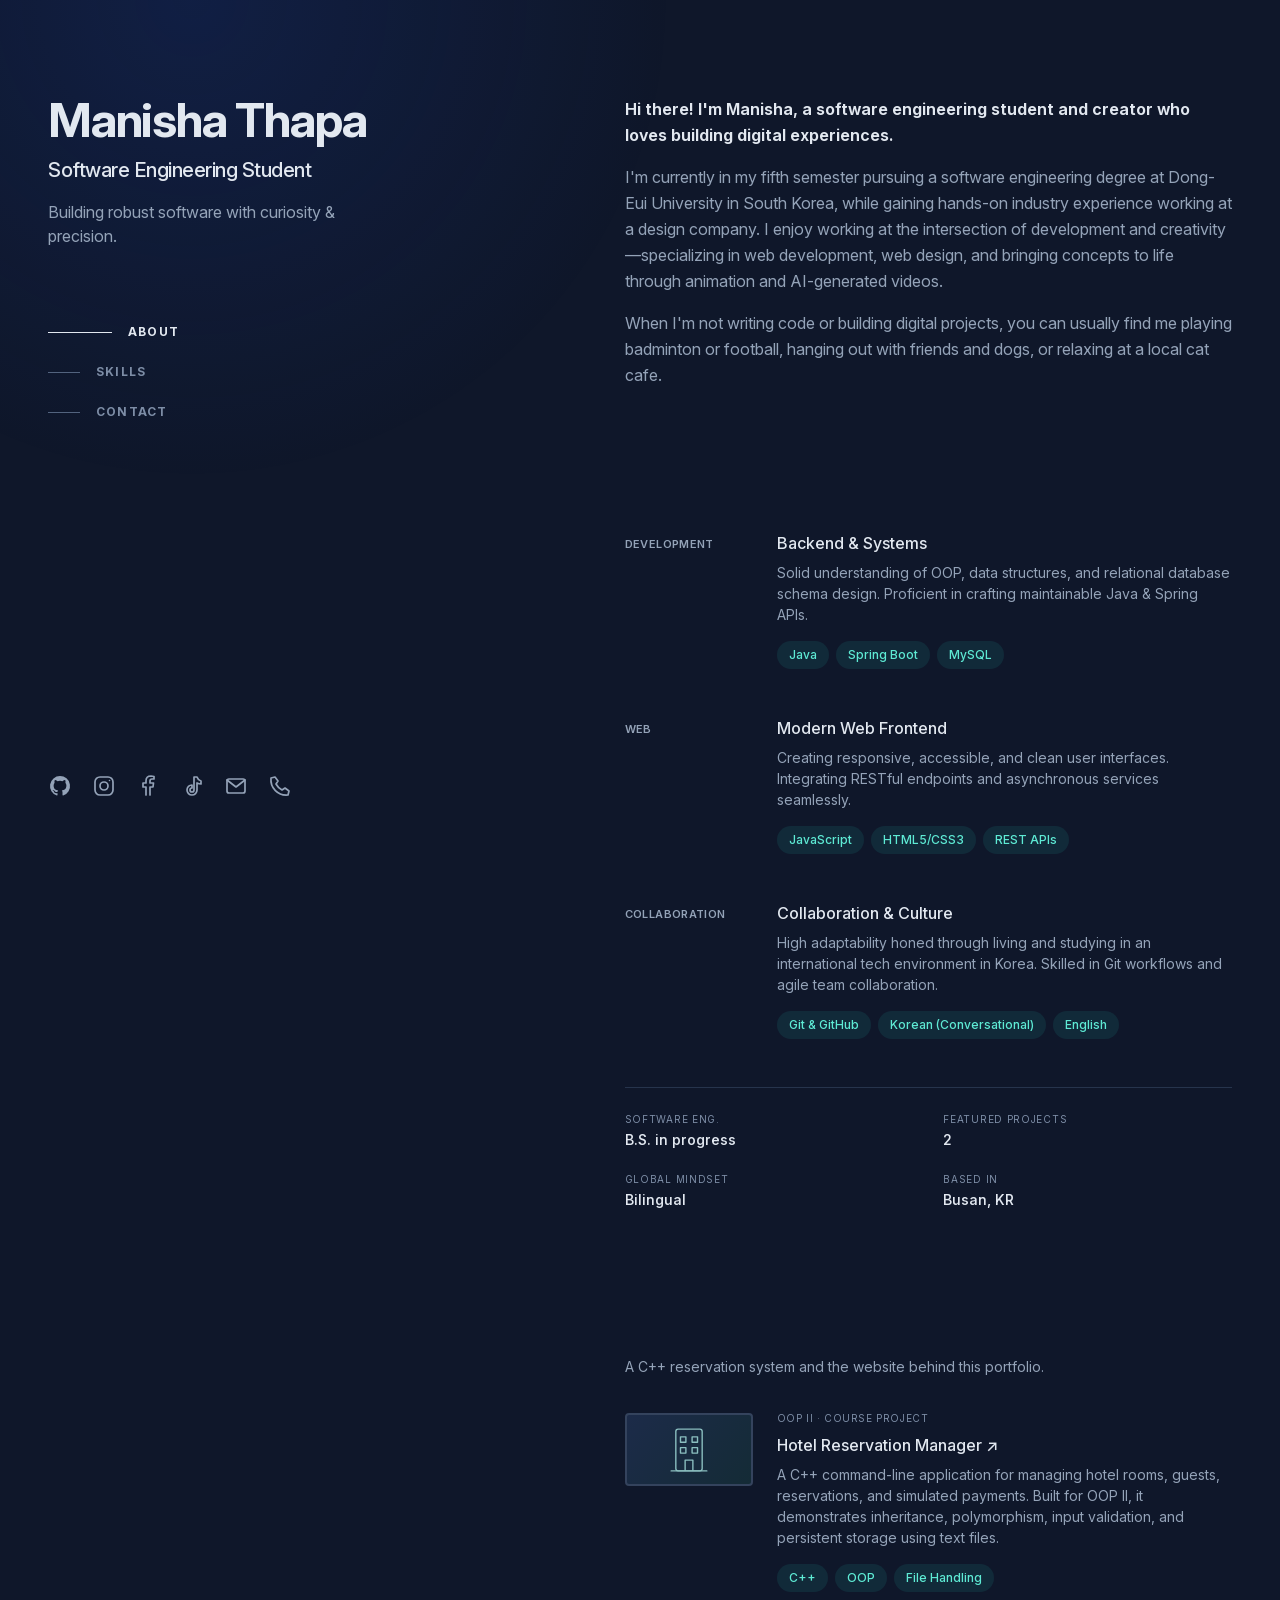
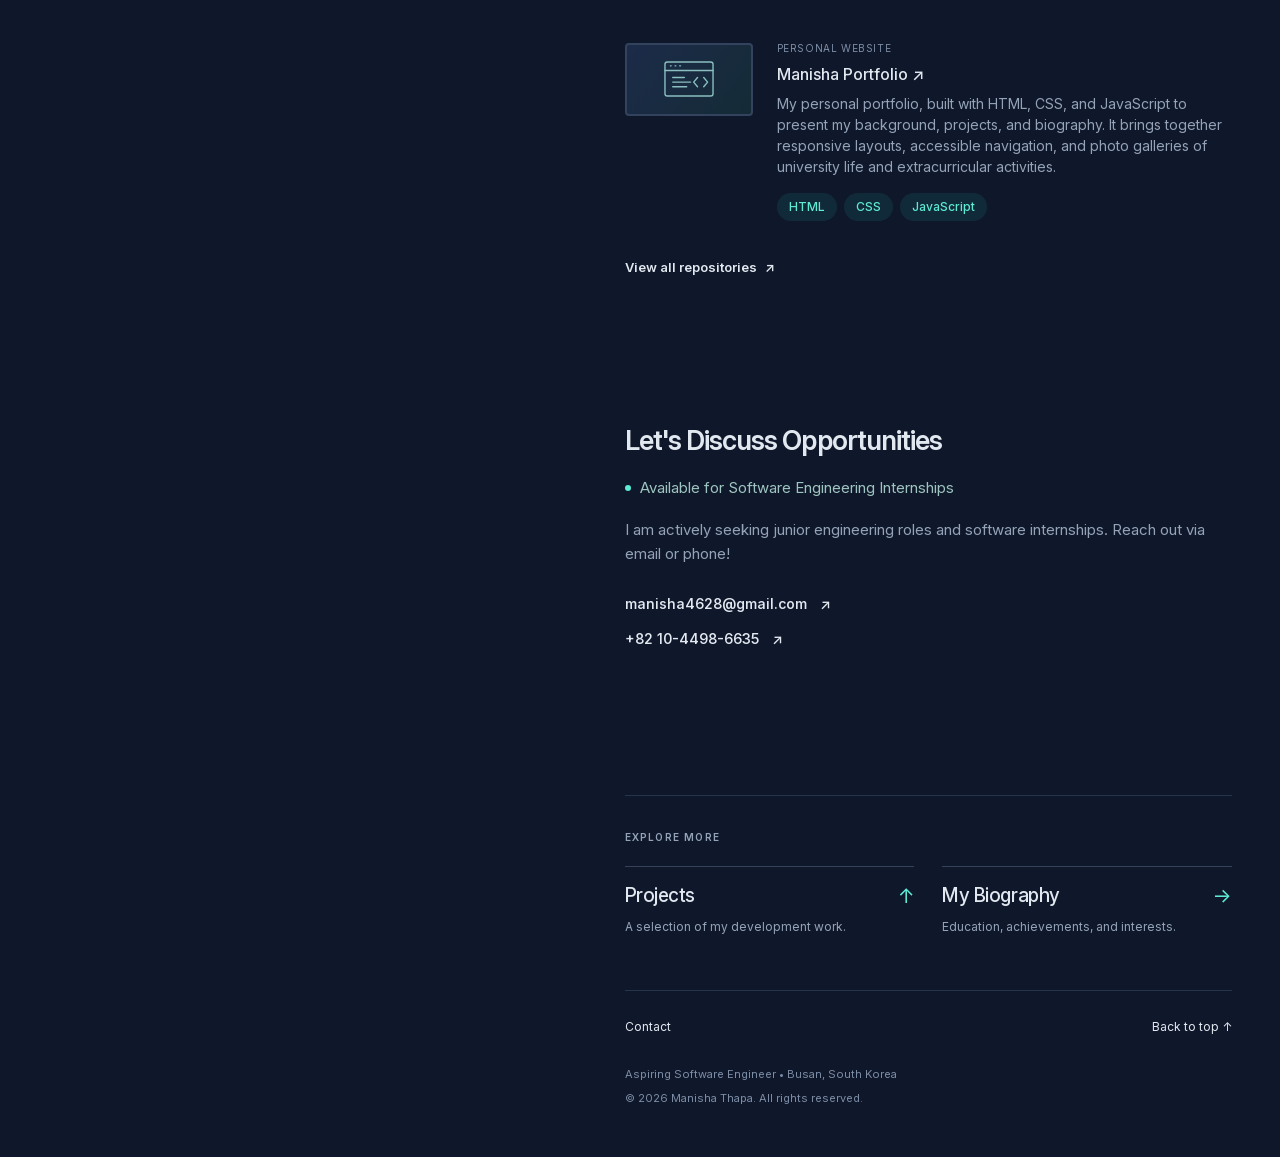
<file: index.html>
<!DOCTYPE html>
<html lang="en">
<head>
    <meta charset="UTF-8">
    <meta name="viewport" content="width=device-width, initial-scale=1.0">
    <meta name="theme-color" content="#0f172a">
    <title>Manisha Thapa | Software Engineering Portfolio</title>
    <meta name="description" content="Portfolio of Manisha Thapa — Software Engineering student at Dong-eui University in South Korea. Projects, skills, and biography.">
    <link rel="preload" href="assets/fonts/InterVariable.woff2" as="font" type="font/woff2" crossorigin>
    <link rel="stylesheet" href="portfolio.css">
    <script src="portfolio.js" defer></script>
</head>
<body class="page-home">
    <a class="skip-link" href="#main-content">Skip to content</a>
    <div class="portfolio-layout" id="top">
        <aside class="sidebar" aria-label="Profile and navigation">
            <div class="sidebar-top">
                <div class="identity">
                    <h1><a href="index.html">Manisha Thapa</a></h1>
                    <p class="identity-role">Software Engineering Student</p>
                    <p class="identity-tagline">Building robust software with curiosity &amp; precision.</p>
                </div>
                <nav class="sidebar-nav" aria-label="Main navigation">
                    <a href="#about" class="is-active" aria-current="location"><span>About</span></a>
                    <a href="#skills"><span>Skills</span></a>
                    <a href="#contact"><span>Contact</span></a>
                </nav>
            </div>
            <div class="social-links" aria-label="Contact and social profiles">
                <a href="https://github.com/manishaworld" aria-label="GitHub" title="GitHub" target="_blank" rel="noopener noreferrer"><svg viewBox="0 0 24 24" fill="none" stroke="currentColor" stroke-width="1.7" stroke-linecap="round" stroke-linejoin="round" aria-hidden="true"><path fill="currentColor" stroke="none" d="M12 2a10 10 0 0 0-3.16 19.49c.5.09.68-.22.68-.48v-1.86c-2.78.6-3.37-1.18-3.37-1.18-.45-1.16-1.11-1.47-1.11-1.47-.91-.62.07-.61.07-.61 1 .07 1.53 1.03 1.53 1.03.89 1.53 2.34 1.09 2.91.83.09-.65.35-1.09.64-1.34-2.22-.25-4.56-1.11-4.56-4.94 0-1.09.39-1.98 1.03-2.68-.1-.25-.45-1.27.1-2.65 0 0 .84-.27 2.75 1.02A9.6 9.6 0 0 1 12 6.82a9.6 9.6 0 0 1 2.5.34c1.91-1.29 2.75-1.02 2.75-1.02.55 1.38.2 2.4.1 2.65.64.7 1.03 1.59 1.03 2.68 0 3.84-2.34 4.68-4.57 4.93.36.31.68.92.68 1.85v2.76c0 .27.18.58.69.48A10 10 0 0 0 12 2Z"/></svg></a><a href="https://www.instagram.com/manishathapa2683/" aria-label="Instagram" title="Instagram" target="_blank" rel="noopener noreferrer"><svg viewBox="0 0 24 24" fill="none" stroke="currentColor" stroke-width="1.7" stroke-linecap="round" stroke-linejoin="round" aria-hidden="true"><rect x="3" y="3" width="18" height="18" rx="5"/><circle cx="12" cy="12" r="4"/><circle cx="17.5" cy="6.5" r=".8" fill="currentColor" stroke="none"/></svg></a><a href="https://www.facebook.com/share/18bFJK9DUa/?mibextid=wwXIfr" aria-label="Facebook" title="Facebook" target="_blank" rel="noopener noreferrer"><svg viewBox="0 0 24 24" fill="none" stroke="currentColor" stroke-width="1.7" stroke-linecap="round" stroke-linejoin="round" aria-hidden="true"><path d="M14 21v-8h3l.5-4H14V7c0-1 .5-2 2-2h2V2.5A18 18 0 0 0 15 2c-3 0-5 1.8-5 5v2H7v4h3v8"/></svg></a><a href="https://www.tiktok.com/@preetysoul133" aria-label="TikTok" title="TikTok" target="_blank" rel="noopener noreferrer"><svg viewBox="0 0 24 24" fill="none" stroke="currentColor" stroke-width="1.7" stroke-linecap="round" stroke-linejoin="round" aria-hidden="true"><path d="M14 3h3a6 6 0 0 0 4 4v3a10 10 0 0 1-4-1v7a5 5 0 1 1-5-5v3a2 2 0 1 0 2 2V3Z"/></svg></a><a href="mailto:manisha4628@gmail.com" aria-label="Email" title="Email"><svg viewBox="0 0 24 24" fill="none" stroke="currentColor" stroke-width="1.7" stroke-linecap="round" stroke-linejoin="round" aria-hidden="true"><rect x="3" y="5" width="18" height="14" rx="2"/><path d="m3 6 9 7 9-7"/></svg></a><a href="tel:+821044986635" aria-label="Phone" title="Phone"><svg viewBox="0 0 24 24" fill="none" stroke="currentColor" stroke-width="1.7" stroke-linecap="round" stroke-linejoin="round" aria-hidden="true"><path d="m7 3 3 4-2 3a15 15 0 0 0 6 6l3-2 4 3-1 4C10 22 2 14 3 4l4-1Z"/></svg></a>
            </div>
        </aside>
        <div class="content-column">
            <main id="main-content">
                <section class="content-section about-section" id="about" aria-labelledby="about-heading">
                    <h2 class="section-label about-label" id="about-heading">About</h2>
                    <p class="intro-copy"><strong>Hi there! I'm Manisha, a software engineering student and creator who loves building digital experiences.</strong></p>
                    <p class="intro-copy">I'm currently in my fifth semester pursuing a software engineering degree at Dong-Eui University in South Korea, while gaining hands-on industry experience working at a design company. I enjoy working at the intersection of development and creativity—specializing in web development, web design, and bringing concepts to life through animation and AI-generated videos.</p>
                    <p class="intro-copy">When I'm not writing code or building digital projects, you can usually find me playing badminton or football, hanging out with friends and dogs, or relaxing at a local cat cafe.</p>
                </section>

                <section class="content-section" id="skills" aria-labelledby="skills-heading">
                    <p class="eyebrow">Capabilities</p>
                    <h2 class="section-label" id="skills-heading">Technical Strengths &amp; Competencies</h2>
                    <div class="skills-list">
                    <article class="skill-row">
                        <span class="row-meta">Development</span>
                        <div class="row-content">
                        <h3>Backend & Systems</h3>
                        <p>Solid understanding of OOP, data structures, and relational database schema design. Proficient in crafting maintainable Java & Spring APIs.</p>
                        <div class="tags"><span>Java</span><span>Spring Boot</span><span>MySQL</span></div>
                        </div>
                    </article>
                    <article class="skill-row">
                        <span class="row-meta">Web</span>
                        <div class="row-content">
                        <h3>Modern Web Frontend</h3>
                        <p>Creating responsive, accessible, and clean user interfaces. Integrating RESTful endpoints and asynchronous services seamlessly.</p>
                        <div class="tags"><span>JavaScript</span><span>HTML5/CSS3</span><span>REST APIs</span></div>
                        </div>
                    </article>
                    <article class="skill-row">
                        <span class="row-meta">Collaboration</span>
                        <div class="row-content">
                        <h3>Collaboration & Culture</h3>
                        <p>High adaptability honed through living and studying in an international tech environment in Korea. Skilled in Git workflows and agile team collaboration.</p>
                        <div class="tags"><span>Git & GitHub</span><span>Korean (Conversational)</span><span>English</span></div>
                        </div>
                    </article>
                    </div>
                    <div class="profile-facts" aria-label="At a glance">
                        <div><span>Software Eng.</span><p>B.S. in progress</p></div>
                        <div><span>Featured Projects</span><p>2</p></div>
                        <div><span>Global Mindset</span><p>Bilingual</p></div>
                        <div><span>Based In</span><p>Busan, KR</p></div>
                    </div>
                </section>

                <section class="content-section" id="projects" aria-labelledby="projects-heading">
                    <p class="eyebrow">Portfolio</p>
                    <h2 class="section-label" id="projects-heading">Featured Projects</h2>
                    <p class="section-description">A C++ reservation system and the website behind this portfolio.</p>
                    <div class="project-list">
                    <article class="project-row">
                        <div class="project-preview" aria-hidden="true"><svg viewBox="0 0 80 72" fill="none" stroke="currentColor" stroke-width="1.8" stroke-linecap="round" stroke-linejoin="round"><rect x="23" y="9" width="34" height="54" rx="3"/><path d="M17 63h46M29 19h7v7h-7zm15 0h7v7h-7zM29 33h7v7h-7zm15 0h7v7h-7zM35 63V49h10v14"/></svg></div>
                        <div class="project-body">
                            <p class="project-category">OOP II &middot; Course Project</p>
                            <h3><a href="https://github.com/manishaworld/Hotel-Reservation-Manager" target="_blank" rel="noopener noreferrer">Hotel Reservation Manager <span aria-hidden="true">&#8599;</span></a></h3>
                            <p>A C++ command-line application for managing hotel rooms, guests, reservations, and simulated payments. Built for OOP II, it demonstrates inheritance, polymorphism, input validation, and persistent storage using text files.</p>
                            <div class="tags"><span>C++</span><span>OOP</span><span>File Handling</span></div>
                        </div>
                    </article>
                    <article class="project-row">
                        <div class="project-preview" aria-hidden="true"><svg viewBox="0 0 80 72" fill="none" stroke="currentColor" stroke-width="1.8" stroke-linecap="round" stroke-linejoin="round"><rect x="9" y="14" width="62" height="44" rx="3"/><path d="M9 25h62M16 19h1m5 0h1m5 0h1M19 34h15m-15 6h23m-23 6h18M51 34l-5 6 5 6m8-12 5 6-5 6"/></svg></div>
                        <div class="project-body">
                            <p class="project-category">Personal Website</p>
                            <h3><a href="https://github.com/manishaworld/Manisha-Portfolio" target="_blank" rel="noopener noreferrer">Manisha Portfolio <span aria-hidden="true">&#8599;</span></a></h3>
                            <p>My personal portfolio, built with HTML, CSS, and JavaScript to present my background, projects, and biography. It brings together responsive layouts, accessible navigation, and photo galleries of university life and extracurricular activities.</p>
                            <div class="tags"><span>HTML</span><span>CSS</span><span>JavaScript</span></div>
                        </div>
                    </article>
                    </div>
                    <div class="section-end-link">
                        <a class="inline-link" href="https://github.com/manishaworld?tab=repositories" target="_blank" rel="noopener noreferrer">View all repositories <span aria-hidden="true">&#8599;</span></a>
                    </div>
                </section>

                <section class="content-section" id="contact" aria-labelledby="contact-heading">
                    <p class="eyebrow">Connect</p>
                    <h2 class="contact-heading" id="contact-heading">Let's Discuss Opportunities</h2>
                    <p class="availability"><span aria-hidden="true"></span>Available for Software Engineering Internships</p>
                    <p>I am actively seeking junior engineering roles and software internships. Reach out via email or phone!</p>
                    <div class="contact-actions">
                        <a href="mailto:manisha4628@gmail.com">manisha4628@gmail.com <span aria-hidden="true">&#8599;</span></a>
                        <a href="tel:+821044986635">+82 10-4498-6635 <span aria-hidden="true">&#8599;</span></a>
                    </div>
                </section>
            </main>
        <footer class="site-footer">
            <p class="footer-label">Explore more</p>
            <nav class="footer-destinations" aria-label="Explore the portfolio">
                <a class="destination-link" href="#projects">
                    <span class="destination-title">Projects</span>
                    <span class="destination-arrow" aria-hidden="true">&#8593;</span>
                    <span class="destination-description">A selection of my development work.</span>
                </a>
                <a class="destination-link" href="bio.html">
                    <span class="destination-title">My Biography</span>
                    <span class="destination-arrow" aria-hidden="true">&#8594;</span>
                    <span class="destination-description">Education, achievements, and interests.</span>
                </a>
            </nav>
            <nav class="footer-nav" aria-label="Footer navigation">
                <a href="#contact">Contact</a>
                <a href="#top">Back to top <span aria-hidden="true">&#8593;</span></a>
            </nav>
            <p>Aspiring Software Engineer &bull; Busan, South Korea</p>
            <p>&copy; 2026 Manisha Thapa. All rights reserved.</p>
        </footer>
        </div>
    </div>
</body>
</html>
</file>
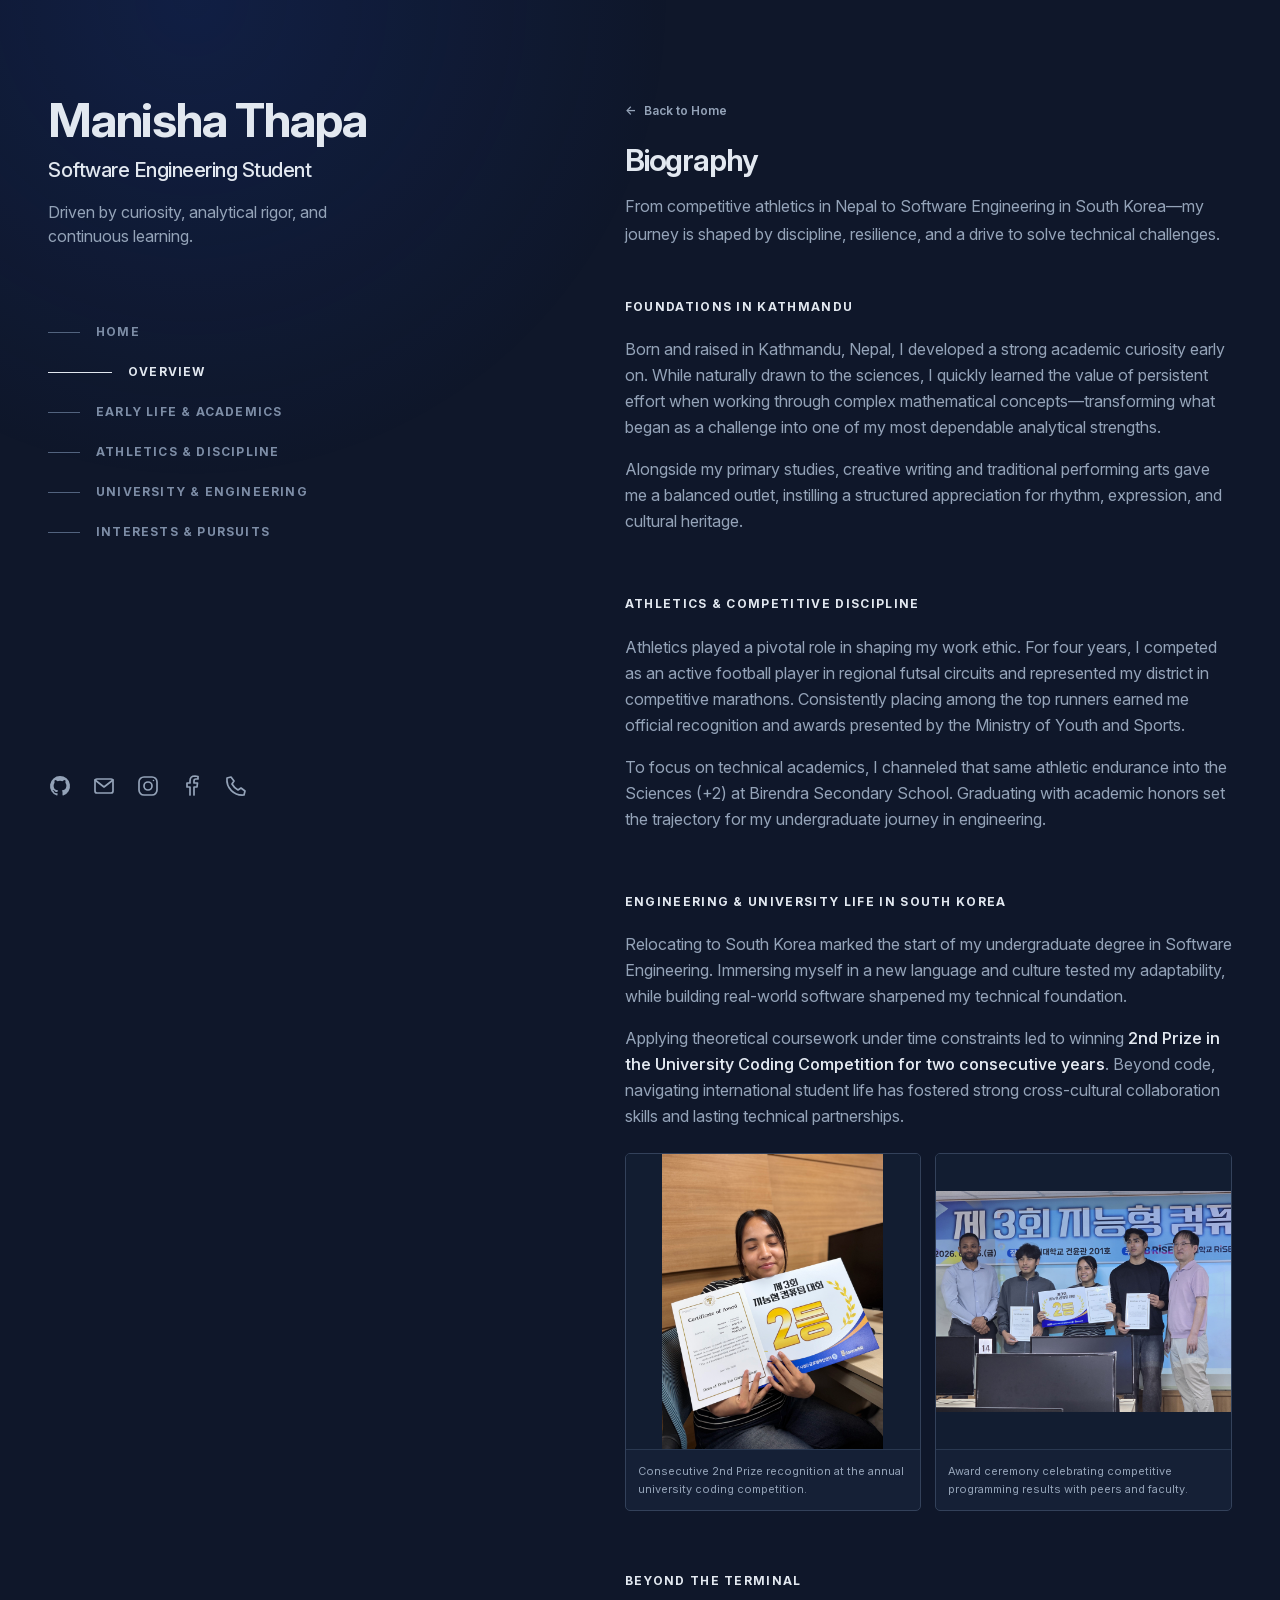
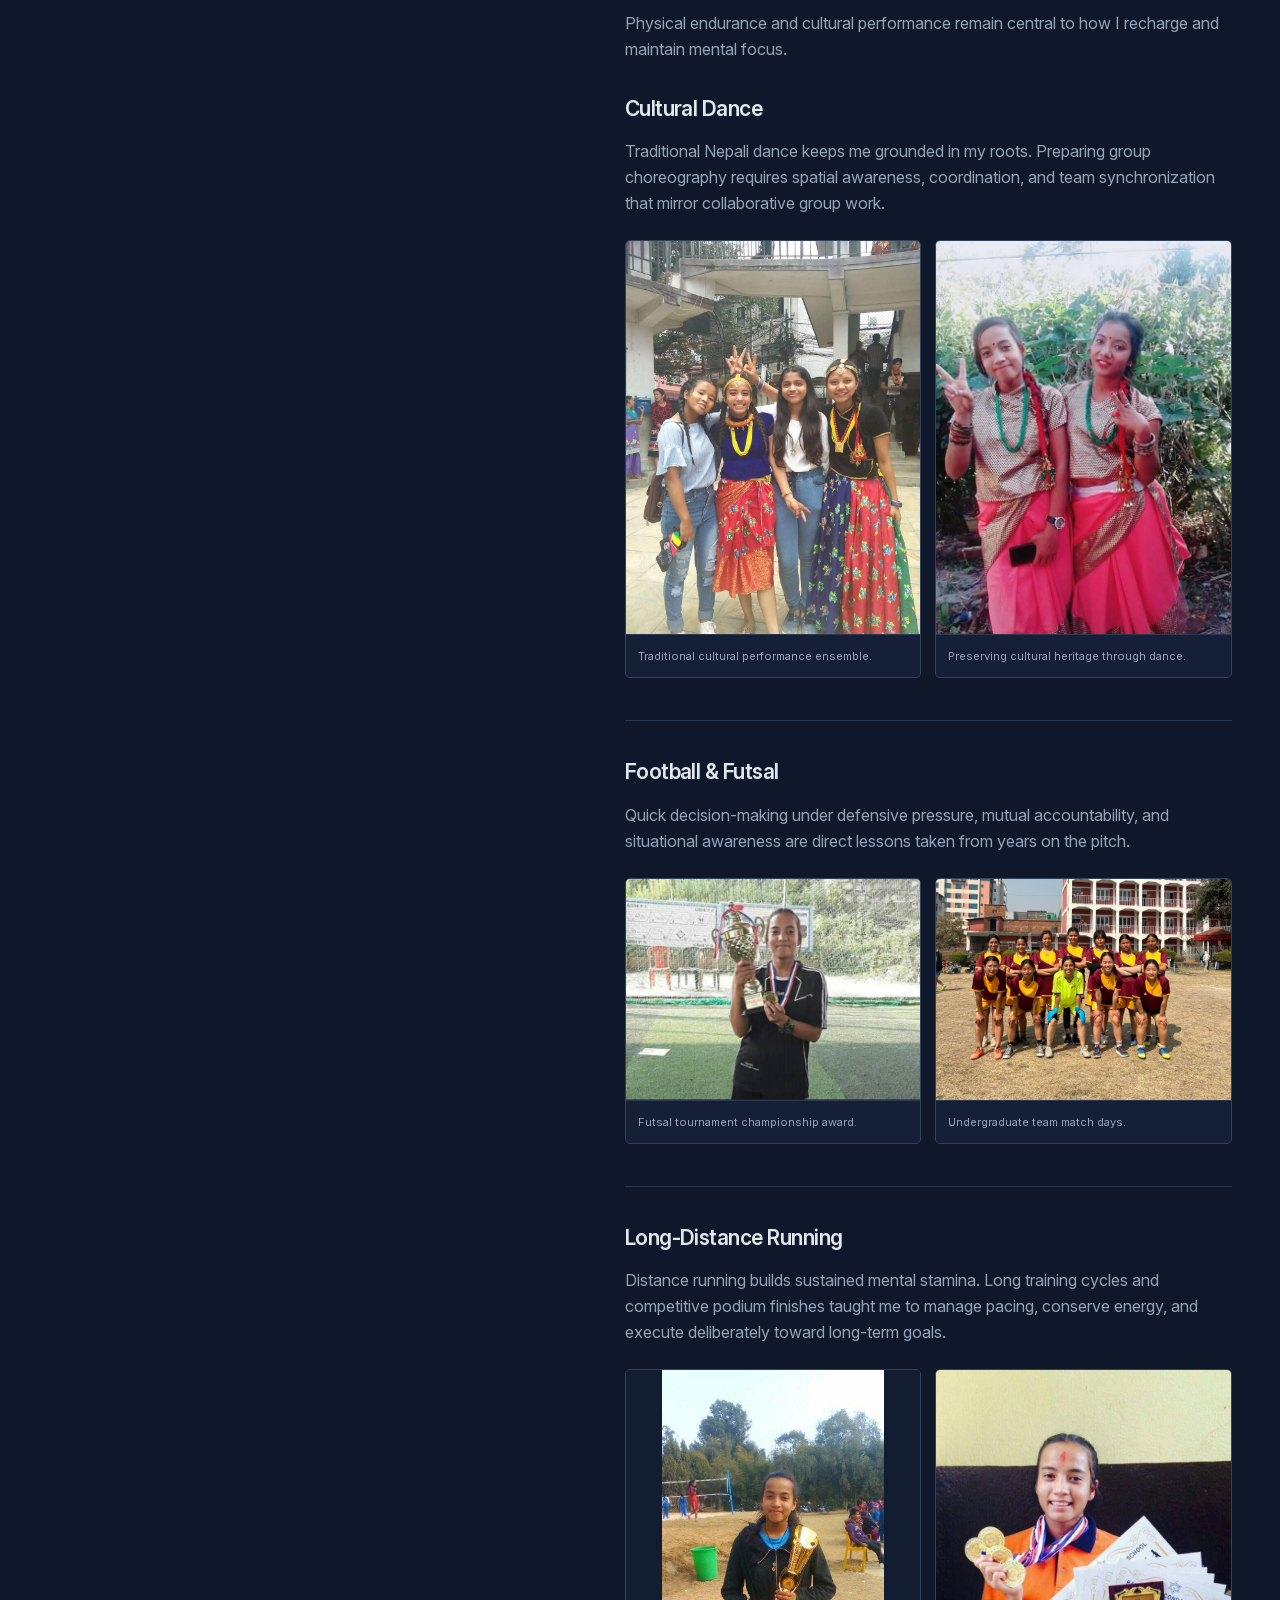
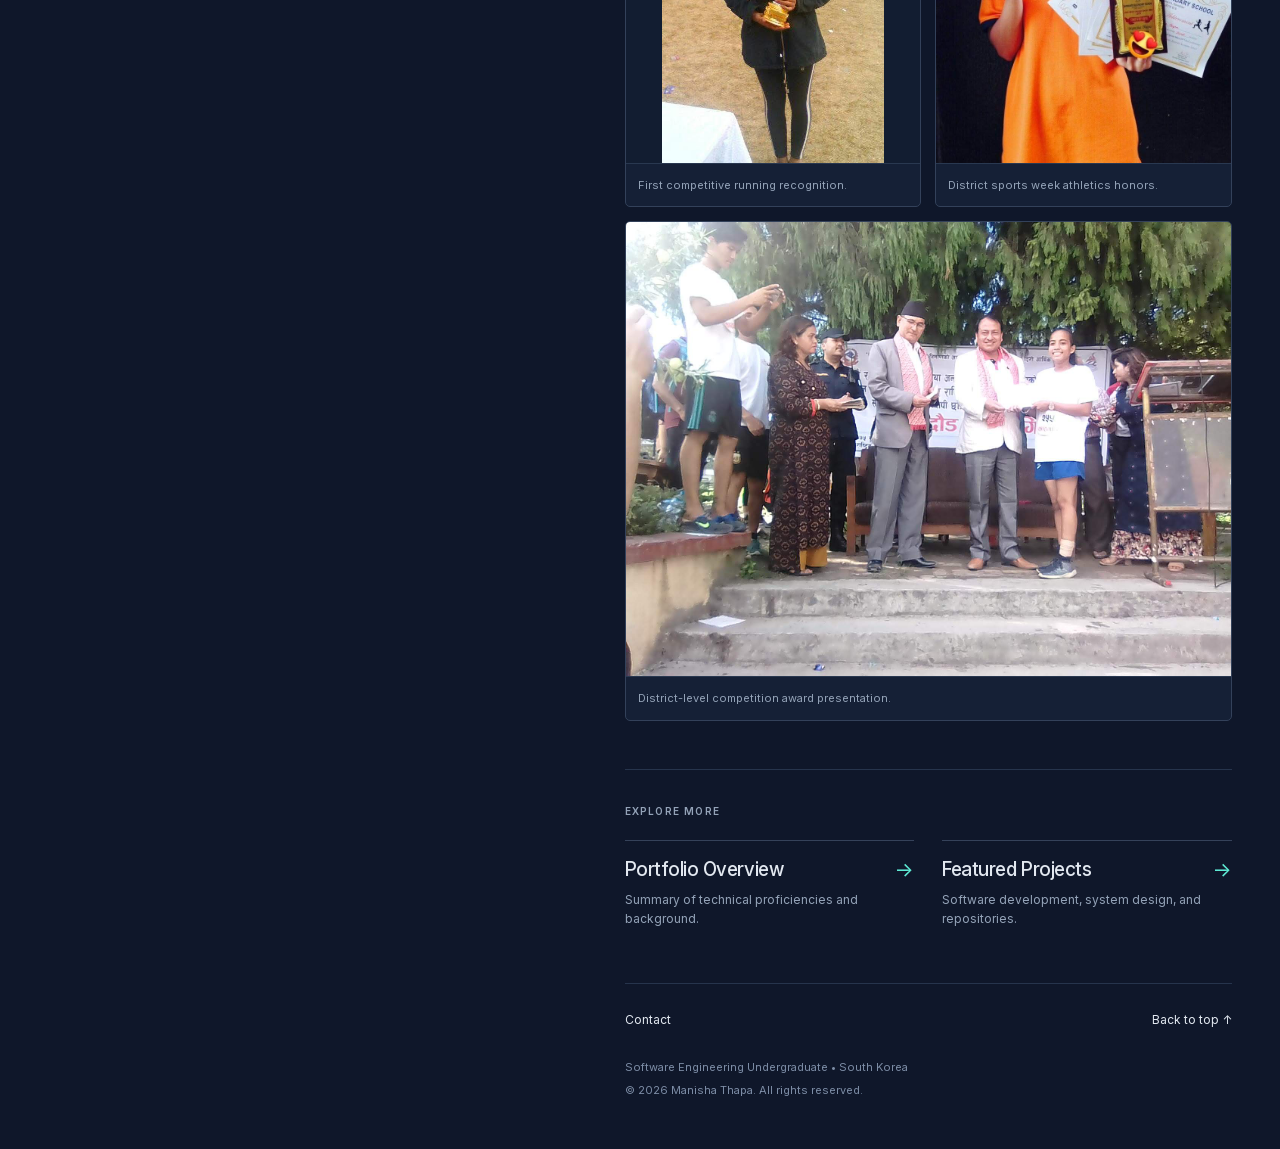
<file: bio.html>
<!DOCTYPE html>
<html lang="en">
<head>
    <meta charset="UTF-8">
    <meta name="viewport" content="width=device-width, initial-scale=1.0">
    <meta name="theme-color" content="#0f172a">
    <title>Biography | Manisha Thapa — Software Engineer</title>
    <meta name="description" content="Biography and background of Manisha Thapa: Software Engineering student in South Korea, competitive programmer, and former athlete.">
    
    <link rel="preload" href="assets/fonts/InterVariable.woff2" as="font" type="font/woff2" crossorigin>
    <link rel="stylesheet" href="portfolio.css">
    <script src="portfolio.js" defer></script>
</head>
<body class="page-bio">
    <a class="skip-link" href="#main-content">Skip to main content</a>

    <div class="portfolio-layout" id="top">
        <!-- Sidebar Navigation -->
        <aside class="sidebar" aria-label="Profile and primary navigation">
            <div class="sidebar-top">
                <div class="identity">
                    <a class="identity-name" href="index.html">Manisha Thapa</a>
                    <p class="identity-role">Software Engineering Student</p>
                    <p class="identity-tagline">Driven by curiosity, analytical rigor, and continuous learning.</p>
                </div>

                <nav class="sidebar-nav" aria-label="Biography table of contents">
                    <a href="index.html"><span>Home</span></a>
                    <a href="#biography" class="is-active" aria-current="page"><span>Overview</span></a>
                    <a href="#early-life"><span>Early Life & Academics</span></a>
                    <a href="#athletics"><span>Athletics & Discipline</span></a>
                    <a href="#university-life"><span>University & Engineering</span></a>
                    <a href="#hobbies"><span>Interests & Pursuits</span></a>
                </nav>
            </div>

            <!-- Social & Contact Channels -->
            <div class="social-links" aria-label="Contact and social links">
                <a href="https://github.com/manishaworld" aria-label="GitHub Profile" title="GitHub" target="_blank" rel="noopener noreferrer">
                    <svg viewBox="0 0 24 24" fill="none" stroke="currentColor" stroke-width="1.7" stroke-linecap="round" stroke-linejoin="round" aria-hidden="true"><path fill="currentColor" stroke="none" d="M12 2a10 10 0 0 0-3.16 19.49c.5.09.68-.22.68-.48v-1.86c-2.78.6-3.37-1.18-3.37-1.18-.45-1.16-1.11-1.47-1.11-1.47-.91-.62.07-.61.07-.61 1 .07 1.53 1.03 1.53 1.03.89 1.53 2.34 1.09 2.91.83.09-.65.35-1.09.64-1.34-2.22-.25-4.56-1.11-4.56-4.94 0-1.09.39-1.98 1.03-2.68-.1-.25-.45-1.27.1-2.65 0 0 .84-.27 2.75 1.02A9.6 9.6 0 0 1 12 6.82a9.6 9.6 0 0 1 2.5.34c1.91-1.29 2.75-1.02 2.75-1.02.55 1.38.2 2.4.1 2.65.64.7 1.03 1.59 1.03 2.68 0 3.84-2.34 4.68-4.57 4.93.36.31.68.92.68 1.85v2.76c0 .27.18.58.69.48A10 10 0 0 0 12 2Z"/></svg>
                </a>
                <a href="mailto:manisha4628@gmail.com" aria-label="Send Email" title="Email">
                    <svg viewBox="0 0 24 24" fill="none" stroke="currentColor" stroke-width="1.7" stroke-linecap="round" stroke-linejoin="round" aria-hidden="true"><rect x="3" y="5" width="18" height="14" rx="2"/><path d="m3 6 9 7 9-7"/></svg>
                </a>
                <a href="https://www.instagram.com/manishathapa2683/" aria-label="Instagram Profile" title="Instagram" target="_blank" rel="noopener noreferrer">
                    <svg viewBox="0 0 24 24" fill="none" stroke="currentColor" stroke-width="1.7" stroke-linecap="round" stroke-linejoin="round" aria-hidden="true"><rect x="3" y="3" width="18" height="18" rx="5"/><circle cx="12" cy="12" r="4"/><circle cx="17.5" cy="6.5" r=".8" fill="currentColor" stroke="none"/></svg>
                </a>
                <a href="https://www.facebook.com/share/18bFJK9DUa/?mibextid=wwXIfr" aria-label="Facebook Profile" title="Facebook" target="_blank" rel="noopener noreferrer">
                    <svg viewBox="0 0 24 24" fill="none" stroke="currentColor" stroke-width="1.7" stroke-linecap="round" stroke-linejoin="round" aria-hidden="true"><path d="M14 21v-8h3l.5-4H14V7c0-1 .5-2 2-2h2V2.5A18 18 0 0 0 15 2c-3 0-5 1.8-5 5v2H7v4h3v8"/></svg>
                </a>
                <a href="tel:+821044986635" aria-label="Call Direct" title="Phone">
                    <svg viewBox="0 0 24 24" fill="none" stroke="currentColor" stroke-width="1.7" stroke-linecap="round" stroke-linejoin="round" aria-hidden="true"><path d="m7 3 3 4-2 3a15 15 0 0 0 6 6l3-2 4 3-1 4C10 22 2 14 3 4l4-1Z"/></svg>
                </a>
            </div>
        </aside>

        <!-- Main Content Area -->
        <div class="content-column">
            <main id="main-content">
                <header class="biography-intro" id="biography">
                    <a class="inline-link back-link" href="index.html"><span aria-hidden="true">&#8592;</span> Back to Home</a>
                    <h1>Biography</h1>
                    <p class="lead-text">From competitive athletics in Nepal to Software Engineering in South Korea—my journey is shaped by discipline, resilience, and a drive to solve technical challenges.</p>
                </header>

                <!-- Section 1: Early Life & Foundation -->
                <section class="bio-section" id="early-life" aria-labelledby="heading-early-life">
                    <h2 id="heading-early-life">Foundations in Kathmandu</h2>
                    <p>
                        Born and raised in Kathmandu, Nepal, I developed a strong academic curiosity early on. While naturally drawn to the sciences, I quickly learned the value of persistent effort when working through complex mathematical concepts—transforming what began as a challenge into one of my most dependable analytical strengths.
                    </p>
                    <p>
                        Alongside my primary studies, creative writing and traditional performing arts gave me a balanced outlet, instilling a structured appreciation for rhythm, expression, and cultural heritage.
                    </p>
                </section>

                <!-- Section 2: Athletics & High School -->
                <section class="bio-section" id="athletics" aria-labelledby="heading-athletics">
                    <h2 id="heading-athletics">Athletics & Competitive Discipline</h2>
                    <p>
                        Athletics played a pivotal role in shaping my work ethic. For four years, I competed as an active football player in regional futsal circuits and represented my district in competitive marathons. Consistently placing among the top runners earned me official recognition and awards presented by the Ministry of Youth and Sports.
                    </p>
                    <p>
                        To focus on technical academics, I channeled that same athletic endurance into the Sciences (+2) at Birendra Secondary School. Graduating with academic honors set the trajectory for my undergraduate journey in engineering.
                    </p>
                </section>

                <!-- Section 3: University Life -->
                <section class="bio-section" id="university-life" aria-labelledby="university-heading">
                    <h2 id="university-heading">Engineering & University Life in South Korea</h2>
                    <p>
                        Relocating to South Korea marked the start of my undergraduate degree in Software Engineering. Immersing myself in a new language and culture tested my adaptability, while building real-world software sharpened my technical foundation.
                    </p>
                    <p>
                        Applying theoretical coursework under time constraints led to winning <strong>2nd Prize in the University Coding Competition for two consecutive years</strong>. Beyond code, navigating international student life has fostered strong cross-cultural collaboration skills and lasting technical partnerships.
                    </p>

                    <div class="hobby-gallery hobby-gallery--coding">
                        <figure class="hobby-photo">
                            <a href="coding1.jpg" target="_blank" rel="noopener noreferrer" aria-label="Open full resolution award image">
                                <img src="coding1.jpg" alt="Manisha Thapa receiving second prize certificate at the university coding contest" width="3024" height="4032" loading="lazy" decoding="async">
                            </a>
                            <figcaption>Consecutive 2nd Prize recognition at the annual university coding competition.</figcaption>
                        </figure>
                        <figure class="hobby-photo">
                            <a href="coding2.jpg" target="_blank" rel="noopener noreferrer" aria-label="Open full resolution group photo">
                                <img src="coding2.jpg" alt="University coding competition award ceremony with faculty and winning students" width="4000" height="3000" loading="lazy" decoding="async">
                            </a>
                            <figcaption>Award ceremony celebrating competitive programming results with peers and faculty.</figcaption>
                        </figure>
                    </div>
                </section>

                <!-- Section 4: Passions & Personal Pursuits -->
                <section class="bio-section hobbies-section" id="hobbies" aria-labelledby="hobbies-heading">
                    <h2 id="hobbies-heading">Beyond the Terminal</h2>
                    <p>
                        Physical endurance and cultural performance remain central to how I recharge and maintain mental focus.
                    </p>

                    <div class="hobby-container">
                        <!-- Dancing -->
                        <article class="hobby-section" id="dancing" aria-labelledby="dancing-heading">
                            <h3 id="dancing-heading">Cultural Dance</h3>
                            <p>
                                Traditional Nepali dance keeps me grounded in my roots. Preparing group choreography requires spatial awareness, coordination, and team synchronization that mirror collaborative group work.
                            </p>
                            <div class="hobby-gallery">
                                <figure class="hobby-photo">
                                    <a href="dancing1.jpg" target="_blank" rel="noopener noreferrer" aria-label="Full resolution group photo in traditional attire">
                                        <img src="dancing1.jpg" alt="Group performance ensemble dressed in traditional cultural Nepali garments" width="918" height="1224" loading="lazy" decoding="async">
                                    </a>
                                    <figcaption>Traditional cultural performance ensemble.</figcaption>
                                </figure>
                                <figure class="hobby-photo">
                                    <a href="dancing2.jpg" target="_blank" rel="noopener noreferrer" aria-label="Full resolution outdoor dance attire photo">
                                        <img src="dancing2.jpg" alt="Traditional cultural celebration performance attire" width="600" height="800" loading="lazy" decoding="async">
                                    </a>
                                    <figcaption>Preserving cultural heritage through dance.</figcaption>
                                </figure>
                            </div>
                        </article>

                        <!-- Football -->
                        <article class="hobby-section" id="football" aria-labelledby="football-heading">
                            <h3 id="football-heading">Football & Futsal</h3>
                            <p>
                                Quick decision-making under defensive pressure, mutual accountability, and situational awareness are direct lessons taken from years on the pitch.
                            </p>
                            <div class="hobby-gallery">
                                <figure class="hobby-photo hobby-photo--football">
                                    <a href="footballschool1.jpg" target="_blank" rel="noopener noreferrer" aria-label="Full resolution tournament trophy photo">
                                        <img src="footballschool1.jpg" alt="Holding championship trophy and medal after an inter-school futsal tournament" width="1280" height="2772" loading="lazy" decoding="async">
                                    </a>
                                    <figcaption>Futsal tournament championship award.</figcaption>
                                </figure>
                                <figure class="hobby-photo hobby-photo--football hobby-photo--team">
                                    <a href="footballbachelor.jpg" target="_blank" rel="noopener noreferrer" aria-label="Full resolution university football team photo">
                                        <img src="footballbachelor.jpg" alt="Undergraduate football team on campus pitch before a friendly match" width="1536" height="2048" loading="lazy" decoding="async">
                                    </a>
                                    <figcaption>Undergraduate team match days.</figcaption>
                                </figure>
                            </div>
                        </article>

                        <!-- Running -->
                        <article class="hobby-section" id="running" aria-labelledby="running-heading">
                            <h3 id="running-heading">Long-Distance Running</h3>
                            <p>
                                Distance running builds sustained mental stamina. Long training cycles and competitive podium finishes taught me to manage pacing, conserve energy, and execute deliberately toward long-term goals.
                            </p>
                            <div class="hobby-gallery">
                                <figure class="hobby-photo">
                                    <a href="firstrunningaward.jpg" target="_blank" rel="noopener noreferrer" aria-label="Full resolution first running trophy">
                                        <img src="firstrunningaward.jpg" alt="First competitive running award trophy held outdoors" width="420" height="744" loading="lazy" decoding="async">
                                    </a>
                                    <figcaption>First competitive running recognition.</figcaption>
                                </figure>
                                <figure class="hobby-photo">
                                    <a href="sportsweekaward.jpg" target="_blank" rel="noopener noreferrer" aria-label="Full resolution sports week awards">
                                        <img src="sportsweekaward.jpg" alt="Medals and certificates from district sports week competitions" width="720" height="960" loading="lazy" decoding="async">
                                    </a>
                                    <figcaption>District sports week athletics honors.</figcaption>
                                </figure>
                                <figure class="hobby-photo hobby-photo--wide">
                                    <a href="running.jpg" target="_blank" rel="noopener noreferrer" aria-label="Full resolution marathon prize distribution photo">
                                        <img src="running.jpg" alt="Receiving an official placement award on stage during a district running meet" width="1600" height="1200" loading="lazy" decoding="async">
                                    </a>
                                    <figcaption>District-level competition award presentation.</figcaption>
                                </figure>
                            </div>
                        </article>
                    </div>
                </section>
            </main>

            <!-- Page Footer -->
            <footer class="site-footer">
                <p class="footer-label">Explore More</p>
                <nav class="footer-destinations" aria-label="Portfolio sections">
                    <a class="destination-link" href="index.html">
                        <span class="destination-title">Portfolio Overview</span>
                        <span class="destination-arrow" aria-hidden="true">&#8594;</span>
                        <span class="destination-description">Summary of technical proficiencies and background.</span>
                    </a>
                    <a class="destination-link" href="index.html#projects">
                        <span class="destination-title">Featured Projects</span>
                        <span class="destination-arrow" aria-hidden="true">&#8594;</span>
                        <span class="destination-description">Software development, system design, and repositories.</span>
                    </a>
                </nav>
                <nav class="footer-nav" aria-label="Secondary links">
                    <a href="index.html#contact">Contact</a>
                    <a href="#top">Back to top <span aria-hidden="true">&#8593;</span></a>
                </nav>
                <p>Software Engineering Undergraduate &bull; South Korea</p>
                <p>&copy; 2026 Manisha Thapa. All rights reserved.</p>
            </footer>
        </div>
    </div>
</body>
</html>
</file>
<file: portfolio.css>
@font-face {
    font-family: "Inter";
    font-style: normal;
    font-weight: 100 900;
    font-display: swap;
    src: url("assets/fonts/InterVariable.woff2") format("woff2");
}
:root {
    color-scheme: dark;
    --canvas: #0f172a;
    --ink: #e2e8f0;
    --muted: #94a3b8;
    --subtle: #7d8da6;
    --accent: #5eead4;
    --line: #26344c;
    --surface: rgba(30, 46, 69, .46);
}
*, *::before, *::after { box-sizing: border-box; }
html { scroll-behavior: smooth; scroll-padding-top: 96px; }
body {
    margin: 0;
    min-width: 280px;
    background: var(--canvas);
    color: var(--muted);
    font: 16px/1.625 "Inter", -apple-system, BlinkMacSystemFont, "Segoe UI", Roboto, Arial, sans-serif;
    -webkit-font-smoothing: antialiased;
}
body::before { content: ""; position: fixed; inset: 0; z-index: 0; pointer-events: none; background: radial-gradient(600px circle at var(--spotlight-x, 15%) var(--spotlight-y, 0px), rgba(29, 78, 216, .15), transparent 80%); }
h1, h2, h3, h4, p, figure { margin: 0; }
a { color: inherit; text-decoration: none; transition: color .18s ease; }
a:hover { color: var(--accent); }
a:focus-visible { outline: 2px solid var(--accent); outline-offset: 6px; border-radius: 2px; }
img { display: block; max-width: 100%; }
strong { color: var(--ink); font-weight: 550; }
::selection { background: #164e63; color: #ccfbf1; }
.skip-link { position: fixed; z-index: 100; top: -100px; left: 16px; padding: 10px 18px; color: var(--canvas); background: var(--accent); }
.skip-link:focus { top: 16px; }
.portfolio-layout { position: relative; z-index: 1; display: grid; grid-template-columns: minmax(0, 48fr) minmax(0, 52fr); column-gap: 16px; width: min(100%, 1280px); padding-inline: 48px; margin-inline: auto; }
.content-column { min-width: 0; padding-top: 96px; }
.sidebar { position: sticky; top: 0; display: flex; flex-direction: column; justify-content: space-between; align-self: start; height: 100vh; height: 100svh; padding-block: 96px; }
.identity h1, .identity-name { display: block; color: var(--ink); font-size: 48px; font-weight: 700; line-height: 1; letter-spacing: -.025em; }
.identity h1 a:hover, .identity-name:hover { color: #edf4ff; }
.identity-role { margin-top: 12px; color: var(--ink); font-size: 20px; font-weight: 500; line-height: 1.4; letter-spacing: -.025em; }
.identity-tagline { max-width: 320px; margin-top: 16px; font-size: 16px; line-height: 1.5; }
.sidebar-nav { display: flex; flex-direction: column; align-items: start; margin-top: 64px; }
.sidebar-nav a { display: inline-flex; align-items: center; gap: 16px; min-height: 40px; color: var(--subtle); font-size: 12px; font-weight: 700; letter-spacing: .1em; text-transform: uppercase; }
.sidebar-nav a::before { content: ""; width: 32px; height: 1px; background: #52637e; transition: width .2s ease, background-color .2s ease; }
.sidebar-nav a:hover, .sidebar-nav a:focus-visible, .sidebar-nav a.is-active { color: var(--ink); }
.sidebar-nav a:hover::before, .sidebar-nav a:focus-visible::before, .sidebar-nav a.is-active::before { width: 64px; background: var(--ink); }
.social-links { display: flex; align-items: center; flex-wrap: wrap; gap: 20px; margin-top: 36px; }
.social-links a { display: inline-flex; align-items: center; justify-content: center; width: 24px; height: 36px; }
.social-links svg { width: 24px; height: 24px; }
.content-section { margin-bottom: 144px; }
.section-label { margin-bottom: 28px; color: var(--ink); font-size: 12px; font-weight: 700; line-height: 1.6; letter-spacing: .12em; text-transform: uppercase; }
.about-label { position: absolute; width: 1px; height: 1px; overflow: hidden; clip-path: inset(50%); white-space: nowrap; }
.intro-copy { font-size: 16px; line-height: 1.625; }
.intro-copy + .intro-copy { margin-top: 16px; }
.intro-copy strong { font-weight: 650; }
.availability { display: flex; align-items: center; gap: 9px; margin-top: 24px; color: #9fc5c0; font-size: 12px; line-height: 1.6; }
.availability > span { flex-shrink: 0; width: 6px; height: 6px; border-radius: 50%; background: var(--accent); }
.profile-facts { display: grid; grid-template-columns: repeat(2, minmax(0, 1fr)); gap: 20px 30px; margin-top: 48px; padding-top: 24px; border-top: 1px solid var(--line); }
.profile-facts span { display: block; color: var(--subtle); font-size: 10px; line-height: 1.5; letter-spacing: .07em; text-transform: uppercase; }
.profile-facts p { margin-top: 2px; color: var(--ink); font-size: 14px; font-weight: 550; }
.about-links { display: flex; align-items: center; flex-wrap: wrap; gap: 12px 24px; margin-top: 24px; }
.section-end-link { margin-top: 32px; }
.inline-link { display: inline-flex; align-items: center; gap: 8px; color: var(--ink); font-size: 13px; font-weight: 600; line-height: 1.6; }
.inline-link span { display: inline-block; transition: transform .18s; }
.inline-link:hover span { transform: translate(2px, -2px); }
.eyebrow { display: none; }
.skills-list, .project-list { display: grid; grid-template-columns: minmax(0, 1fr); gap: 48px; }
.skill-row, .project-row { position: relative; isolation: isolate; min-width: 0; transition: opacity .2s; }
.skill-row::before, .project-row::before { content: ""; position: absolute; inset: -16px -24px; z-index: -1; pointer-events: none; border: 1px solid transparent; border-radius: 6px; transition: background-color .2s, border-color .2s; }
.skill-row:hover::before, .skill-row:focus-within::before, .project-row:hover::before, .project-row:focus-within::before { border-color: rgba(124, 148, 181, .1); background: var(--surface); }
.skill-row { display: grid; grid-template-columns: 128px minmax(0, 1fr); gap: 24px; }
.row-meta { padding-top: 3px; font-size: 11px; font-weight: 600; line-height: 1.8; letter-spacing: .035em; text-transform: uppercase; }
.row-content { min-width: 0; }
.skill-row h3, .project-row h3 { margin-bottom: 8px; color: var(--ink); font-size: 16px; font-weight: 500; line-height: 1.375; }
.skill-row:hover h3, .project-row:hover h3 { color: var(--accent); }
.row-content > p, .project-body > p:not(.project-category) { margin-bottom: 16px; font-size: 14px; line-height: 1.5; }
.tags { display: flex; align-items: center; flex-wrap: wrap; gap: 7px; }
.tags span { padding: 4px 12px; border-radius: 999px; background: rgba(45, 212, 191, .1); color: var(--accent); font-size: 12px; font-weight: 500; line-height: 20px; }
.section-description { margin-bottom: 32px; font-size: 14px; line-height: 1.625; }
.project-row { display: grid; grid-template-columns: 128px minmax(0, 1fr); align-items: start; gap: 24px; }
.project-preview { display: grid; place-items: center; width: 128px; aspect-ratio: 1.75; margin-top: 3px; overflow: hidden; border: 2px solid #34435d; border-radius: 4px; background: linear-gradient(130deg, #1c2b49, #142b36); color: #8abebf; }
.project-preview svg { width: 62px; height: 58px; }
.project-body { min-width: 0; }
.project-body .project-category { margin-bottom: 7px; color: var(--subtle); font-size: 10px; letter-spacing: .06em; text-transform: uppercase; }
.project-link { margin-top: 16px; font-size: 12px; }
.contact-heading { margin-bottom: 18px; color: var(--ink); font-size: 27px; font-weight: 600; line-height: 1.3; letter-spacing: -.035em; }
#contact > p:not(.eyebrow) { font-size: 15px; }
#contact .availability { margin-top: 0; margin-bottom: 18px; font-size: 12px; }
.contact-actions { display: flex; flex-direction: column; align-items: start; gap: 13px; margin-top: 26px; }
.contact-actions a { display: inline-flex; align-items: center; gap: 13px; color: var(--ink); font-size: 14px; font-weight: 550; overflow-wrap: anywhere; }
.contact-actions a:hover { color: var(--accent); }
.site-footer { padding-top: 32px; padding-bottom: 48px; border-top: 1px solid var(--line); font-size: 11px; line-height: 1.8; color: var(--subtle); }
.site-footer .footer-label { margin-bottom: 20px; color: var(--muted); font-size: 10px; font-weight: 600; letter-spacing: .12em; text-transform: uppercase; }
.footer-destinations { display: grid; grid-template-columns: repeat(2, minmax(0, 1fr)); gap: 28px; margin-bottom: 34px; }
.destination-link { display: grid; grid-template-columns: minmax(0, 1fr) auto; gap: 8px 12px; padding-block: 17px 20px; border-top: 1px solid #35425a; }
.destination-title { color: var(--ink); font-size: 19px; font-weight: 500; line-height: 1.3; letter-spacing: -.025em; transition: color .18s; }
.destination-arrow { align-self: start; color: var(--accent); font-size: 20px; line-height: 1.2; transition: transform .18s; }
.destination-description { grid-column: 1 / -1; color: var(--muted); font-size: 12px; line-height: 1.6; }
.destination-link:hover { border-top-color: var(--accent); }
.destination-link:hover .destination-title { color: var(--accent); }
.destination-link:hover .destination-arrow { transform: translateX(3px); }
.footer-nav { display: flex; align-items: center; justify-content: space-between; flex-wrap: wrap; gap: 12px 20px; margin-bottom: 22px; padding-top: 20px; border-top: 1px solid var(--line); color: var(--ink); font-size: 12px; }
.footer-nav a { display: inline-flex; align-items: center; min-height: 32px; }
.footer-nav span { padding-left: 3px; }
.site-footer p + p { margin-top: 4px; }

/* The biography keeps the same profile column and its untouched photo pairs. */
.biography-intro { margin-bottom: 48px; }
.back-link { margin-bottom: 22px; color: var(--muted); font-size: 12px; }
.biography-intro h1 { margin-bottom: 12px; color: var(--ink); font-size: 30px; font-weight: 650; line-height: 1.25; letter-spacing: -.035em; }
.biography-intro > p { font-size: 16px; line-height: 1.8; }
.bio-section { margin-bottom: 48px; }
.bio-section > h2 { margin-bottom: 20px; color: var(--ink); font-size: 12px; font-weight: 700; line-height: 1.6; letter-spacing: .11em; text-transform: uppercase; }
.bio-section p { margin-bottom: 16px; font-size: 16px; line-height: 1.625; }
.bio-section p:last-child { margin-bottom: 0; }
.bio-section + .bio-section { padding-top: 12px; }
.hobbies-section > p { margin-bottom: 32px; }
.hobby-section { scroll-margin-top: 0; }
.hobby-section + .hobby-section { margin-top: 42px; padding-top: 36px; border-top: 1px solid var(--line); }
.hobby-section h3 { margin-bottom: 15px; color: var(--ink); font-size: 21px; font-weight: 600; line-height: 1.4; letter-spacing: -.025em; }
.hobby-gallery { display: grid; grid-template-columns: repeat(2, minmax(0, 1fr)); gap: 14px; align-items: stretch; margin-top: 24px; }
.hobby-photo { display: flex; flex-direction: column; min-width: 0; overflow: hidden; border: 1px solid #33415a; border-radius: 5px; background: #152036; }
.hobby-photo a { display: block; }
.hobby-photo a:focus-visible { outline-offset: -3px; }
.hobby-photo img { width: 100%; height: auto; aspect-ratio: 3 / 4; object-fit: contain; background: #121d31; }
.hobby-photo figcaption { flex: 1; padding: 12px; border-top: 1px solid #293850; color: var(--muted); font-size: 11px; line-height: 1.65; }
.hobby-gallery--coding img { aspect-ratio: 1; }
.hobby-photo--football img { aspect-ratio: 4 / 3; object-fit: cover; }
.hobby-photo--team img { object-position: center 77%; }
.hobby-photo--wide { grid-column: 1 / -1; }
.hobby-photo--wide img { aspect-ratio: 4 / 3; }

@media (min-width: 1024px) {
    .page-home .section-label { position: absolute; width: 1px; height: 1px; overflow: hidden; clip-path: inset(50%); white-space: nowrap; }
}
@media (hover: hover) and (min-width: 1024px) {
    .skills-list:has(.skill-row:hover) .skill-row:not(:hover), .project-list:has(.project-row:hover) .project-row:not(:hover) { opacity: .5; }
}
@media (max-height: 760px) and (min-width: 1024px) {
    .sidebar { padding-block: 56px 40px; }
    .content-column { padding-top: 56px; }
    .sidebar-nav { margin-top: 40px; }
    .sidebar-nav a { min-height: 34px; }
    .social-links { margin-top: 24px; }
}
@media (max-width: 1023px) {
    html { scroll-padding-top: 32px; }
    .portfolio-layout { display: block; max-width: 800px; padding-inline: 48px; }
    .sidebar { position: static; height: auto; padding-block: 64px 0; }
    .identity h1, .identity-name { font-size: 48px; }
    .identity-tagline { max-width: 380px; }
    .sidebar-nav { flex-direction: row; flex-wrap: wrap; gap: 8px 24px; margin-top: 30px; }
    .sidebar-nav a { min-height: 32px; font-size: 11px; }
    .sidebar-nav a::before { display: none; }
    .sidebar-nav a.is-active { color: var(--accent); }
    .social-links { margin-top: 28px; gap: 22px; }
    .content-column { padding-top: 80px; }
    .content-section { margin-bottom: 96px; }
    .section-label, .bio-section > h2 { margin-bottom: 24px; }
    .page-home .section-label { position: sticky; top: 0; z-index: 5; padding-block: 16px; margin-top: -16px; background: rgba(15,23,42,.95); backdrop-filter: blur(8px); }
    .about-label { position: static; width: auto; height: auto; clip-path: none; white-space: normal; }
    .skill-row::before, .project-row::before { display: none; }
    .skills-list, .project-list { gap: 38px; }
    .biography-intro { margin-bottom: 40px; }
}
@media (max-width: 639px) {
    .portfolio-layout { padding-inline: 24px; }
    .sidebar { padding-top: 48px; }
    .identity h1, .identity-name { font-size: 36px; letter-spacing: -.025em; }
    .identity-role { margin-top: 12px; font-size: 18px; }
    .identity-tagline { max-width: 300px; margin-top: 16px; font-size: 16px; line-height: 1.5; }
    .sidebar-nav { gap: 7px 21px; margin-top: 25px; }
    .sidebar-nav a { font-size: 10px; letter-spacing: .08em; }
    .social-links { gap: 18px; margin-top: 24px; }
    .social-links svg { width: 21px; height: 21px; }
    .content-column { padding-top: 64px; }
    .intro-copy { font-size: 16px; }
    .availability { font-size: 11px; }
    .profile-facts { gap: 20px; }
    .content-section { margin-bottom: 80px; }
    .section-label { font-size: 12px; }
    .skill-row { grid-template-columns: minmax(0, 1fr); gap: 7px; }
    .skill-row h3, .project-row h3 { font-size: 16px; }
    .tags span { font-size: 12px; padding: 4px 10px; }
    .project-row { grid-template-columns: minmax(0, 1fr); gap: 17px; }
    .project-preview { width: 128px; }
    .project-body .project-category { margin-bottom: 6px; }
    .contact-heading { font-size: 25px; }
    .contact-actions a { font-size: 13px; }
    .biography-intro h1 { font-size: 28px; }
    .bio-section > h2 { font-size: 11px; }
    .bio-section p { font-size: 15px; line-height: 1.75; }
    .hobby-gallery { gap: 11px; }
    .hobby-photo figcaption { padding: 9px; font-size: 10px; }
    .hobby-section + .hobby-section { margin-top: 34px; padding-top: 30px; }
    .site-footer { padding-bottom: 32px; font-size: 10px; }
    .footer-destinations { grid-template-columns: minmax(0, 1fr); gap: 10px; margin-bottom: 26px; }
    .destination-link { padding-block: 18px; }
    .destination-title { font-size: 20px; }
    .destination-description { font-size: 12px; }
}
@media (max-width: 360px) {
    .identity h1, .identity-name { font-size: 32px; }
}
@media (prefers-reduced-motion: reduce) {
    html { scroll-behavior: auto; }
    *, *::before, *::after { transition: none !important; }
}
</file>
